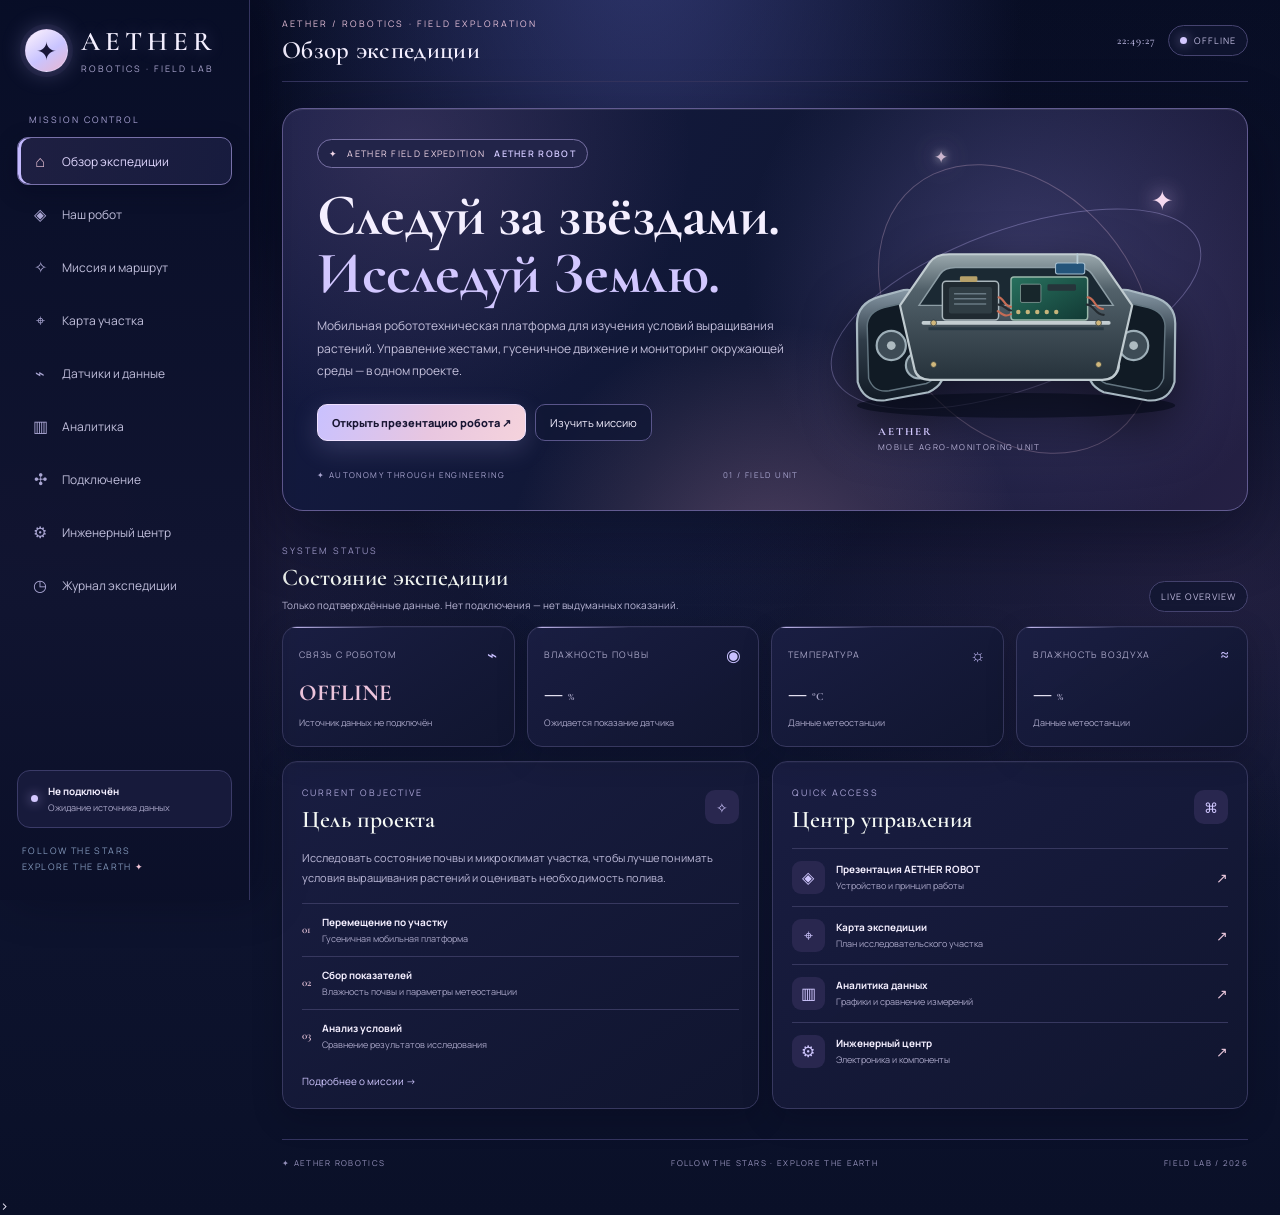
<file: index.html>
<!doctype html>
<html lang="ru">
<head>
<meta charset="UTF-8"><meta name="viewport" content="width=device-width,initial-scale=1">
<meta name="theme-color" content="#08152c">
<meta name="description" content="AETHER Mission Control — интерактивный центр управления и изучения мобильного робота AETHER.">
<title>AETHER Mission Control | AETHER</title>
<link rel="preconnect" href="https://fonts.googleapis.com"><link rel="preconnect" href="https://fonts.gstatic.com" crossorigin>
<link href="https://fonts.googleapis.com/css2?family=Cormorant+Garamond:wght@400;500;600;700&family=Manrope:wght@400;500;600;700;800&family=Space+Grotesk:wght@500;600;700&display=swap" rel="stylesheet">
<link rel="stylesheet" href="style.css?v=20261128-twilight">
</head>
<body>
<div class="ambient"></div>
<div class="app-shell">
<aside class="sidebar" id="sidebar">
 <a class="brand" href="#" data-page="home"><span class="brand-symbol">✦</span><span><b>AETHER</b><small>ROBOTICS · FIELD LAB</small></span></a>
 <div class="nav-caption">MISSION CONTROL</div>
 <nav class="nav-list" aria-label="Навигация">
  <button class="nav-btn active" data-page="home"><i>⌂</i>Обзор экспедиции</button>
  <button class="nav-btn" data-page="robot"><i>◈</i>Наш робот</button>
  <button class="nav-btn" data-page="mission"><i>✧</i>Миссия и маршрут</button>
  <button class="nav-btn" data-page="map"><i>⌖</i>Карта участка</button>
  <button class="nav-btn" data-page="telemetry"><i>⌁</i>Датчики и данные</button>
  <button class="nav-btn" data-page="analytics"><i>▥</i>Аналитика</button>
  <button class="nav-btn" data-page="control"><i>✣</i>Подключение</button>
  <button class="nav-btn" data-page="engineering"><i>⚙</i>Инженерный центр</button>
  <button class="nav-btn" data-page="journal"><i>◷</i>Журнал экспедиции</button>
 </nav>
 <div class="sidebar-bottom">
  <div class="connection-card"><span class="live-dot"></span><div><b id="connectionLabel">Не подключён</b><small id="connectionSub">Ожидание источника данных</small></div></div>
  <div class="sidebar-signature">FOLLOW THE STARS<br>EXPLORE THE EARTH <span>✦</span></div>
 </div>
</aside>
<main class="main-area">
<header class="topbar">
 <button class="mobile-menu" id="mobileMenu" aria-label="Открыть меню">☰</button>
 <div><div class="top-eyebrow">AETHER / ROBOTICS · FIELD EXPLORATION</div><h1 id="pageTitle">Обзор экспедиции</h1></div>
 <div class="top-actions"><div class="clock" id="clock">--:--:--</div><span class="system-pill"><span class="live-dot"></span><span id="topConnection">OFFLINE</span></span></div>
</header>

<section class="page active" id="home">
 <div class="hero">
  <div class="hero-copy">
   <div class="overline"><span>✦</span> AETHER FIELD EXPEDITION <b>AETHER ROBOT</b></div>
   <h2>Следуй за звёздами.<br><em>Исследуй Землю.</em></h2>
   <p>Мобильная робототехническая платформа для изучения условий выращивания растений. Управление жестами, гусеничное движение и мониторинг окружающей среды — в одном проекте.</p>
   <div class="hero-buttons"><button class="btn btn-primary" data-open="robot">Открыть презентацию робота <span>↗</span></button><button class="btn btn-ghost" data-open="mission">Изучить миссию</button></div>
   <div class="hero-foot"><span>✦ AUTONOMY THROUGH ENGINEERING</span><span>01 / FIELD UNIT</span></div>
  </div>
  <div class="hero-art">
   <div class="orbit orbit-one"></div><div class="orbit orbit-two"></div><div class="orbit-star">✦</div>
   <svg class="rover-svg" viewBox="0 0 540 350" role="img" aria-label="Техническая иллюстрация гусеничного мобильного робота AETHER">
<defs>
<linearGradient id="track" x2="0" y2="1"><stop stop-color="#8798a5"/><stop offset=".45" stop-color="#303d49"/><stop offset="1" stop-color="#111a25"/></linearGradient>
<linearGradient id="deck" x2="0" y2="1"><stop stop-color="#9aa8ad"/><stop offset=".28" stop-color="#52616a"/><stop offset="1" stop-color="#26323b"/></linearGradient>
<linearGradient id="metal" x2="1" y2="1"><stop stop-color="#d2dce0"/><stop offset=".5" stop-color="#687984"/><stop offset="1" stop-color="#293943"/></linearGradient>
<linearGradient id="board" x2="1" y2="1"><stop stop-color="#28715e"/><stop offset="1" stop-color="#123a35"/></linearGradient>
</defs>
<ellipse cx="270" cy="306" rx="218" ry="17" fill="#020914" opacity=".55"/>
<!-- Separate track belts, road wheels and sprockets -->
<path d="M52 194Q52 166 83 157L116 148Q135 145 147 165L170 250Q176 276 150 288L91 299Q61 302 53 274Z" fill="url(#track)" stroke="#a8b8c2" stroke-width="3"/>
<path d="M389 165Q401 145 423 148L457 157Q488 166 488 194L487 274Q479 302 449 299L390 288Q364 276 370 250Z" fill="url(#track)" stroke="#a8b8c2" stroke-width="3"/>
<path d="M66 197Q67 178 89 172L119 165Q132 163 139 181L160 251Q165 268 147 276L96 286Q75 289 68 269Z" fill="#111b25" stroke="#637580" stroke-width="2"/>
<path d="M474 197Q473 178 451 172L421 165Q408 163 401 181L380 251Q375 268 393 276L444 286Q465 289 472 269Z" fill="#111b25" stroke="#637580" stroke-width="2"/>
<g fill="#3e4c56" stroke="#9eafb8" stroke-width="3"><circle cx="99" cy="224" r="20"/><circle cx="137" cy="251" r="18"/><circle cx="431" cy="224" r="20"/><circle cx="393" cy="251" r="18"/></g>
<g fill="#aebbc1"><circle cx="99" cy="224" r="6"/><circle cx="137" cy="251" r="5"/><circle cx="431" cy="224" r="6"/><circle cx="393" cy="251" r="5"/></g>
<!-- Open rectangular chassis, no toy-like rounded shell -->
<path d="M111 169L151 111Q159 99 178 99H362Q381 99 389 111L429 169L409 257Q405 271 388 271H152Q135 271 131 257Z" fill="url(#deck)" stroke="#c0cbd0" stroke-width="3"/>
<path d="M137 169L166 126Q172 117 187 117H353Q368 117 374 126L403 169Z" fill="#1b2933" stroke="#8d9da5" stroke-width="2"/>
<!-- Battery pack -->
<rect x="169" y="136" width="77" height="53" rx="5" fill="#202a31" stroke="#aab6bc" stroke-width="2"/><rect x="178" y="144" width="59" height="36" rx="3" fill="#303d44"/><path d="M185 153h44M185 160h44M185 167h44" stroke="#687983" stroke-width="2"/><rect x="193" y="129" width="24" height="8" rx="2" fill="#b7a16a"/>
<!-- Controller and motor driver boards -->
<rect x="263" y="130" width="105" height="59" rx="4" fill="url(#board)" stroke="#9bb9ac" stroke-width="2"/><rect x="276" y="140" width="28" height="25" rx="2" fill="#17262b" stroke="#91a7a3"/><rect x="313" y="140" width="39" height="9" rx="2" fill="#26343a"/>
<g fill="#c6b47b"><circle cx="273" cy="178" r="3"/><circle cx="286" cy="178" r="3"/><circle cx="299" cy="178" r="3"/><circle cx="312" cy="178" r="3"/><circle cx="325" cy="178" r="3"/></g>
<!-- Bluetooth module -->
<rect x="324" y="111" width="40" height="15" rx="3" fill="#24547a" stroke="#a5bdce" stroke-width="1.5"/><path d="M354 111V99" stroke="#b6cbd5" stroke-width="2.5" stroke-linecap="round"/>
<!-- Visible power and signal wiring -->
<path d="M246 158C253 158 254 171 263 171M245 177C254 184 257 184 263 181M368 158C378 158 377 174 389 174" fill="none" stroke="#c66c55" stroke-width="3" stroke-linecap="round"/>
<path d="M246 168C254 168 257 176 263 176M367 168C377 168 378 182 390 182" fill="none" stroke="#242b31" stroke-width="3" stroke-linecap="round"/>
<path d="M143 193H397" stroke="#c3cdd1" stroke-width="5" stroke-linecap="round"/><path d="M150 201H390" stroke="#283943" stroke-width="4"/>
<g fill="#d0b77c" stroke="#27343b" stroke-width="1"><circle cx="157" cy="193" r="4"/><circle cx="383" cy="193" r="4"/><circle cx="157" cy="250" r="4"/><circle cx="383" cy="250" r="4"/></g>
</svg>
   <div class="art-caption"><span>AETHER</span><small>MOBILE AGRO-MONITORING UNIT</small></div>
  </div>
 </div>
 <div class="section-title"><div><span class="kicker">SYSTEM STATUS</span><h2>Состояние экспедиции</h2><p>Только подтверждённые данные. Нет подключения — нет выдуманных показаний.</p></div><span class="subtle-tag">LIVE OVERVIEW</span></div>
 <div class="metric-grid">
  <article class="metric-card"><div class="metric-top"><span>СВЯЗЬ С РОБОТОМ</span><i>⌁</i></div><strong class="metric-status" id="metricConnection">OFFLINE</strong><small id="metricConnectionNote">Источник данных не подключён</small></article>
  <article class="metric-card"><div class="metric-top"><span>ВЛАЖНОСТЬ ПОЧВЫ</span><i>◉</i></div><strong id="metricSoil">— <small>%</small></strong><small>Ожидается показание датчика</small></article>
  <article class="metric-card"><div class="metric-top"><span>ТЕМПЕРАТУРА</span><i>☼</i></div><strong id="metricTemp">— <small>°C</small></strong><small>Данные метеостанции</small></article>
  <article class="metric-card"><div class="metric-top"><span>ВЛАЖНОСТЬ ВОЗДУХА</span><i>≈</i></div><strong id="metricAir">— <small>%</small></strong><small>Данные метеостанции</small></article>
 </div>
 <div class="home-grid">
  <article class="panel mission-panel"><div class="panel-heading"><div><span class="kicker">CURRENT OBJECTIVE</span><h3>Цель проекта</h3></div><span class="panel-icon">✧</span></div><p>Исследовать состояние почвы и микроклимат участка, чтобы лучше понимать условия выращивания растений и оценивать необходимость полива.</p><div class="objective-line"><span>01</span><div><b>Перемещение по участку</b><small>Гусеничная мобильная платформа</small></div></div><div class="objective-line"><span>02</span><div><b>Сбор показателей</b><small>Влажность почвы и параметры метеостанции</small></div></div><div class="objective-line"><span>03</span><div><b>Анализ условий</b><small>Сравнение результатов исследования</small></div></div><button class="text-link" data-open="mission">Подробнее о миссии →</button></article>
  <article class="panel quick-panel"><div class="panel-heading"><div><span class="kicker">QUICK ACCESS</span><h3>Центр управления</h3></div><span class="panel-icon">⌘</span></div><button class="quick-link" data-open="robot"><span class="quick-icon">◈</span><span><b>Презентация AETHER ROBOT</b><small>Устройство и принцип работы</small></span><i>↗</i></button><button class="quick-link" data-open="map"><span class="quick-icon">⌖</span><span><b>Карта экспедиции</b><small>План исследовательского участка</small></span><i>↗</i></button><button class="quick-link" data-open="analytics"><span class="quick-icon">▥</span><span><b>Аналитика данных</b><small>Графики и сравнение измерений</small></span><i>↗</i></button><button class="quick-link" data-open="engineering"><span class="quick-icon">⚙</span><span><b>Инженерный центр</b><small>Электроника и компоненты</small></span><i>↗</i></button></article>
 </div>
</section>

<section class="page" id="robot">
 <div class="page-intro"><span class="kicker">ROBOT PRESENTATION / 01</span><h2>Знакомьтесь: <em>AETHER</em></h2><p>Мобильный робот AETHER для мониторинга почвы и окружающей среды. Изучите его конструкцию, систему управления и назначение.</p></div>
 <div class="robot-showcase panel"><div class="robot-showcase-art"><div class="model-orbit"></div><div class="model-robot"><svg viewBox="0 0 520 340" aria-label="Модель гусеничного робота"><use href="#roverDrawing"/></svg></div><div class="drag-hint">✥ ROBOT OVERVIEW · AETHER ROBOT</div></div><div class="robot-showcase-copy"><span class="subtle-tag">AETHER MOBILE UNIT</span><h3>Робот, который<br><em>исследует среду.</em></h3><p>AETHER ROBOT объединяет мобильную платформу, управление жестами и сенсорный блок. Он предназначен для перемещения по исследуемому участку и получения информации об условиях выращивания растений.</p><div class="spec-pills"><span>Tracked chassis</span><span>Arduino Nano</span><span>MPU6050</span><span>Bluetooth</span></div><button class="btn btn-primary" data-open="engineering">Изучить компоненты ↗</button></div></div>
 <div class="section-title"><div><span class="kicker">HOW IT WORKS</span><h2>Как работает робот</h2><p>Путь от наклона руки до движения мобильной платформы.</p></div></div>
 <div class="process-grid"><article class="process-card"><span>01 / INPUT</span><div class="process-icon">✋</div><h3>Жест рукой</h3><p>Пользователь наклоняет отдельный контроллер вперёд, назад или в сторону.</p></article><article class="process-card"><span>02 / SENSOR</span><div class="process-icon">⌁</div><h3>MPU6050</h3><p>Акселерометр и гироскоп считывают изменение положения контроллера.</p></article><article class="process-card"><span>03 / LOGIC</span><div class="process-icon">⌘</div><h3>Arduino Nano</h3><p>Микроконтроллер обрабатывает показания и определяет нужную команду.</p></article><article class="process-card"><span>04 / LINK</span><div class="process-icon">ᛒ</div><h3>Bluetooth</h3><p>Команда передаётся на робота для управления его движением.</p></article></div>
 <div class="section-title"><div><span class="kicker">ROBOT ANATOMY</span><h2>Из чего состоит робот</h2><p>Основные узлы по предоставленному описанию проекта.</p></div></div>
 <div class="component-grid">
  <article class="component-card"><span class="component-icon">▰</span><div><h3>Гусеничное шасси</h3><p>Мобильная основа робота. Обеспечивает передвижение по исследуемой поверхности.</p></div><span class="component-index">01</span></article>
  <article class="component-card"><span class="component-icon">⌘</span><div><h3>Arduino Nano</h3><p>Обрабатывает сигналы датчика наклона и формирует команды управления.</p></div><span class="component-index">02</span></article>
  <article class="component-card"><span class="component-icon">⌁</span><div><h3>MPU6050</h3><p>Модуль с акселерометром и гироскопом для определения наклона контроллера.</p></div><span class="component-index">03</span></article>
  <article class="component-card"><span class="component-icon">ᛒ</span><div><h3>Bluetooth</h3><p>Беспроводной канал передачи управляющих команд между контроллером и роботом.</p></div><span class="component-index">04</span></article>
  <article class="component-card"><span class="component-icon">🌱</span><div><h3>Датчик почвы</h3><p>Двухконтактный резистивный датчик для оценки влажности грунта.</p></div><span class="component-index">05</span></article>
  <article class="component-card"><span class="component-icon">☼</span><div><h3>Метеостанция</h3><p>Используется для наблюдения за параметрами микроклимата. Точная модель требует уточнения.</p></div><span class="component-index">06</span></article>
  <article class="component-card"><span class="component-icon">⚙</span><div><h3>Двигатели и драйвер</h3><p>Приводная система получает команды от контроллера и обеспечивает движение платформы.</p></div><span class="component-index">07</span></article>
  <article class="component-card"><span class="component-icon">▣</span><div><h3>Питание и соединения</h3><p>Электрическая часть обеспечивает питание контроллера, датчиков и приводов.</p></div><span class="component-index">08</span></article>
 </div>
 <div class="info-banner"><span>ⓘ</span><p>Иллюстрация робота на сайте — визуальная модель для презентации, а не точная копия корпуса. В описании указаны только компоненты, подтверждённые материалами проекта; неизвестные модели и характеристики не выдумываются.</p></div>
</section>

<section class="page" id="mission">
 <div class="page-intro"><span class="kicker">FIELD EXPEDITION / 02</span><h2>Миссия <em>AETHER</em></h2><p>От подготовки мобильной платформы до анализа условий выращивания растений.</p></div>
 <div class="mission-banner"><div><span class="overline">MISSION OBJECTIVE</span><h3>Узнать больше о среде,<br>в которой растут растения.</h3><p>Робот помогает наблюдать за влажностью почвы и микроклиматом, чтобы оценивать условия участка.</p></div><div class="mission-emblem">✦<small>FIELD<br>RESEARCH</small></div></div>
 <div class="section-title"><div><span class="kicker">MISSION PROTOCOL</span><h2>Этапы экспедиции</h2></div></div>
 <div class="mission-steps">
  <article><span>01</span><div><h3>Подготовка</h3><p>Проверка питания, гусеничного шасси, контроллеров, датчиков и соединений.</p><small>PRE-FLIGHT CHECK</small></div><b>✧</b></article>
  <article><span>02</span><div><h3>Управление</h3><p>Наклон контроллера руки считывается MPU6050 и преобразуется Arduino Nano в команду.</p><small>GESTURE CONTROL</small></div><b>⌁</b></article>
  <article><span>03</span><div><h3>Исследование участка</h3><p>Перемещение робота и получение показаний влажности почвы и метеостанции.</p><small>FIELD OBSERVATION</small></div><b>⌖</b></article>
  <article><span>04</span><div><h3>Анализ</h3><p>Сравнение результатов измерений и оценка условий, влияющих на полив растений.</p><small>DATA REVIEW</small></div><b>▥</b></article>
 </div>
 <div class="section-title"><div><span class="kicker">RESEARCH TARGETS</span><h2>Что изучаем</h2></div></div>
 <div class="target-grid"><div class="target-card"><span>🌱</span><b>Почва</b><small>Уровень влажности</small></div><div class="target-card"><span>☼</span><b>Воздух</b><small>Температура</small></div><div class="target-card"><span>≈</span><b>Микроклимат</b><small>Влажность воздуха</small></div><div class="target-card"><span>✧</span><b>Выводы</b><small>Оценка условий полива</small></div></div>
</section>

<section class="page" id="map">
 <div class="page-intro"><span class="kicker">FIELD NAVIGATION / 03</span><h2>Карта <em>участка</em></h2><p>Планирование исследовательских точек и просмотр полученного маршрута.</p></div>
 <div class="map-toolbar"><div><b>FIELD GRID</b><small id="mapMode">Режим планирования · локальная схема</small></div><div class="map-actions"><button class="btn btn-small" id="addPoint">＋ Добавить точку</button><button class="btn btn-small" id="clearPoints">Очистить план</button></div></div>
 <div class="map-panel panel"><div class="map-canvas" id="mapCanvas"><svg id="fieldMap" viewBox="0 0 900 520" preserveAspectRatio="none" aria-label="Схема исследовательского участка"><defs><pattern id="gridPattern" width="45" height="45" patternUnits="userSpaceOnUse"><path d="M45 0H0V45" fill="none" stroke="#41618a" stroke-opacity=".34" stroke-width="1"/></pattern><linearGradient id="land" x2="1" y2="1"><stop stop-color="#1d4260" stop-opacity=".65"/><stop offset="1" stop-color="#152e4d" stop-opacity=".25"/></linearGradient></defs><rect width="900" height="520" fill="url(#gridPattern)"/><path d="M40 110Q185 42 325 102T610 82T860 144V440Q704 402 580 447T302 430T40 455Z" fill="url(#land)" stroke="#6b9ec2" stroke-opacity=".5" stroke-width="2"/><path d="M50 180Q180 120 300 175T570 158T850 215M50 270Q180 210 300 265T570 248T850 305M50 360Q180 300 300 355T570 338T850 395" fill="none" stroke="#6aa4c8" stroke-opacity=".22" stroke-width="3"/></svg><svg id="routeLayer" viewBox="0 0 900 520" preserveAspectRatio="none"></svg><div class="map-overlay-label">AETHER / RESEARCH FIELD</div><div class="map-coordinates" id="mapPointCount">0 PLANNED POINTS</div></div><div class="map-legend"><span><i class="legend-cyan"></i>Планируемый маршрут</span><span><i class="legend-gold"></i>Точка исследования</span><span><i class="legend-white"></i>Положение робота — только при наличии координат</span></div></div>
 <div class="map-footnote">Это интерактивная схема планирования, не географическая карта и не GPS. Точки можно добавлять нажатием на поле. Реальное положение робота появится после интеграции источника координат (GPS, одометрия или другая локализация).</div>
 <div class="section-title"><div><span class="kicker">FIELD PLAN</span><h2>Точки исследования</h2><p>Нажми на карту, чтобы добавить точку. Список сохраняется в браузере.</p></div></div><div id="pointList" class="point-list"><div class="empty-state">На плане пока нет точек. Добавь первую точку на карте.</div></div>
</section>

<section class="page" id="telemetry">
 <div class="page-intro"><span class="kicker">SENSOR NETWORK / 04</span><h2>Датчики и <em>телеметрия</em></h2><p>Рабочая панель для реальных измерений, полученных от подключённого контроллера или импортированного файла.</p></div>
 <div class="connection-banner"><span class="connection-symbol">⌁</span><div><b id="telemetryStatus">Источник данных не подключён</b><small>Подключи контроллер в разделе «Подключение» или импортируй CSV-файл с измерениями.</small></div><button class="btn btn-small" data-open="control">Настроить связь ↗</button></div>
 <div class="sensor-grid">
  <article class="sensor-card"><div class="sensor-head"><span>🌱 ВЛАЖНОСТЬ ПОЧВЫ</span><i>01</i></div><div class="sensor-number" id="soilValue">—<small>%</small></div><div class="sensor-bar"><span id="soilBar"></span></div><p id="soilTime">Нет измерений</p><small class="sensor-description">Двухконтактный резистивный датчик. Для точного процента нужна калибровка по сухой и влажной почве.</small></article>
  <article class="sensor-card"><div class="sensor-head"><span>☼ ТЕМПЕРАТУРА ВОЗДУХА</span><i>02</i></div><div class="sensor-number" id="tempValue">—<small>°C</small></div><div class="sensor-bar"><span id="tempBar"></span></div><p id="tempTime">Нет измерений</p><small class="sensor-description">Показывается, если метеостанция передаёт поле temperature.</small></article>
  <article class="sensor-card"><div class="sensor-head"><span>≈ ВЛАЖНОСТЬ ВОЗДУХА</span><i>03</i></div><div class="sensor-number" id="airValue">—<small>%</small></div><div class="sensor-bar"><span id="airBar"></span></div><p id="airTime">Нет измерений</p><small class="sensor-description">Относительная влажность, если этот параметр поддерживается метеостанцией.</small></article>
 </div>
 <div class="section-title"><div><span class="kicker">LATEST READINGS</span><h2>Последние измерения</h2></div><button class="btn btn-small" id="exportCsv">Экспорт CSV ↓</button></div>
 <div class="panel table-panel"><div class="table-scroll"><table><thead><tr><th>ВРЕМЯ</th><th>ПОЧВА</th><th>ТЕМПЕРАТУРА</th><th>ВЛАЖНОСТЬ ВОЗДУХА</th><th>ИСТОЧНИК</th></tr></thead><tbody id="readingsBody"><tr><td colspan="5" class="empty-table">Измерений пока нет. Здесь появятся реальные полученные значения.</td></tr></tbody></table></div></div>
 <div class="section-title"><div><span class="kicker">DATA IMPORT</span><h2>Импорт измерений</h2><p>Загрузи CSV из контроллера или таблицы. Поддерживаемые заголовки: timestamp, soil, temperature, humidity.</p></div></div>
 <label class="upload-box" for="csvInput"><span>⇧</span><b>Выбрать CSV-файл</b><small>Данные будут добавлены в локальный журнал браузера.</small><input id="csvInput" type="file" accept=".csv,text/csv"></label>
</section>

<section class="page" id="analytics">
 <div class="page-intro"><span class="kicker">FIELD INTELLIGENCE / 05</span><h2>AETHER <em>Analytics</em></h2><p>Графики и сводные показатели строятся только из сохранённых реальных измерений.</p></div>
 <div class="analytics-summary"><div class="summary-card"><small>ЗАПИСЕЙ</small><b id="totalReadings">0</b><span>измерений сохранено</span></div><div class="summary-card"><small>СРЕДНЯЯ ВЛАЖНОСТЬ ПОЧВЫ</small><b id="avgSoil">—</b><span>по доступным записям</span></div><div class="summary-card"><small>СРЕДНЯЯ ТЕМПЕРАТУРА</small><b id="avgTemp">—</b><span>по доступным записям</span></div><div class="summary-card"><small>СРЕДНЯЯ ВЛАЖНОСТЬ ВОЗДУХА</small><b id="avgHumidity">—</b><span>по доступным записям</span></div></div>
 <div class="charts-grid"><article class="panel chart-panel"><div class="panel-heading"><div><span class="kicker">SOIL MONITORING</span><h3>Влажность почвы</h3></div><span class="chart-unit">%</span></div><canvas id="soilChart" height="220"></canvas><div class="chart-empty" id="soilChartEmpty">График появится после получения измерений.</div></article><article class="panel chart-panel"><div class="panel-heading"><div><span class="kicker">WEATHER STATION</span><h3>Температура воздуха</h3></div><span class="chart-unit">°C</span></div><canvas id="tempChart" height="220"></canvas><div class="chart-empty" id="tempChartEmpty">График появится после получения измерений.</div></article><article class="panel chart-panel"><div class="panel-heading"><div><span class="kicker">CLIMATE</span><h3>Влажность воздуха</h3></div><span class="chart-unit">%</span></div><canvas id="humidityChart" height="220"></canvas><div class="chart-empty" id="humidityChartEmpty">График появится после получения измерений.</div></article><article class="panel chart-panel insight-panel"><div class="panel-heading"><div><span class="kicker">FIELD INSIGHT</span><h3>Что означают данные?</h3></div><span class="panel-icon">✧</span></div><p id="insightText">После первых измерений здесь появится краткая сводка по доступным показателям. Пороговые значения влажности почвы зависят от типа грунта и культуры — сайт не будет выдавать универсальную рекомендацию без калибровки.</p></article></div>
</section>

<section class="page" id="control">
 <div class="page-intro"><span class="kicker">DEVICE LINK / 06</span><h2>Подключение <em>робота</em></h2><p>Подключи совместимый последовательный интерфейс и получай телеметрию. Совместимость зависит от платы и браузера.</p></div>
 <div class="info-banner warning"><span>!</span><p>Для реального управления движением требуется знать Bluetooth-модуль и команды прошивки. Этот интерфейс не отправляет случайные команды и не притворяется подключённым к роботу.</p></div>
 <div class="connect-grid"><article class="panel connect-card"><span class="kicker">SERIAL CONNECTION</span><div class="connect-illustration">⌁</div><h3>USB / Serial</h3><p>Подключение Arduino через USB-последовательный порт в браузерах с поддержкой Web Serial (обычно Chrome или Edge на компьютере).</p><button class="btn btn-primary" id="connectSerial">Подключить контроллер</button><button class="btn btn-ghost" id="disconnectSerial" disabled>Отключить</button><small id="serialSupport" class="muted-text"></small></article><article class="panel protocol-card"><span class="kicker">DATA PROTOCOL</span><h3>Формат телеметрии</h3><p>Для автоматического чтения отправляй из Arduino одну JSON-строку на каждое измерение, завершая её переводом строки:</p><pre>{
  "soil": 42,
  "temperature": 23.5,
  "humidity": 58.2
}</pre><p>Поля необязательны. Можно добавить <code>timestamp</code> в формате ISO. Значения должны быть числами. Это формат, который ожидает веб-сайт; прошивку робота нужно настроить отдельно.</p></article></div>
 <div class="section-title"><div><span class="kicker">CONNECTION LOG</span><h2>События соединения</h2></div></div><div class="panel log-panel" id="connectionLog"><div class="empty-state">Пока нет событий соединения.</div></div>
 <div class="info-banner"><span>ⓘ</span><p>Web Serial подключается к USB-порту, а не напрямую к любому Bluetooth-модулю. Некоторые модули Bluetooth Classic (например, SPP) браузером Web Bluetooth не поддерживаются. Для точной Bluetooth-интеграции нужны модель модуля, UUID/профиль связи и формат прошивки.</p></div>
</section>

<section class="page" id="engineering">
 <div class="page-intro"><span class="kicker">ENGINEERING BAY / 07</span><h2>Инженерный <em>центр</em></h2><p>Техническая карта системы: компоненты, электронные узлы, алгоритм управления и обслуживание.</p></div>
 <div class="engineering-tabs" role="tablist"><button class="eng-tab active" data-tab="architecture">Архитектура</button><button class="eng-tab" data-tab="electronics">Электроника</button><button class="eng-tab" data-tab="logic">Алгоритм</button><button class="eng-tab" data-tab="checklist">Проверка</button></div>
 <div class="eng-content active" id="architecture"><div class="architecture-flow"><div class="arch-node"><span>INPUT</span><b>MPU6050</b><small>Наклон руки</small></div><i>→</i><div class="arch-node"><span>PROCESS</span><b>Arduino Nano</b><small>Обработка сигналов</small></div><i>→</i><div class="arch-node"><span>WIRELESS</span><b>Bluetooth</b><small>Передача команды</small></div><i>→</i><div class="arch-node"><span>OUTPUT</span><b>Моторный драйвер</b><small>Движение платформы</small></div></div><div class="panel technical-note"><h3>Отдельный сенсорный контур</h3><p>Датчик влажности почвы и метеостанция формируют измерения окружающей среды. Чтобы показывать их на сайте, контроллер должен передавать значения по согласованному интерфейсу и формату данных.</p></div></div>
 <div class="eng-content" id="electronics"><div class="component-table panel"><div class="table-scroll"><table><thead><tr><th>УЗЕЛ</th><th>КОМПОНЕНТ</th><th>РОЛЬ В ПРОЕКТЕ</th><th>УТОЧНЕНИЕ</th></tr></thead><tbody><tr><td>Контроллер жестов</td><td>Arduino Nano</td><td>Обработка данных и формирование команд</td><td>Подтверждён</td></tr><tr><td>Инерциальный датчик</td><td>MPU6050</td><td>Акселерометр + гироскоп</td><td>Подтверждён</td></tr><tr><td>Беспроводная связь</td><td>Bluetooth-модуль</td><td>Передача команд</td><td>Модель уточнить</td></tr><tr><td>Датчик почвы</td><td>Резистивный, 2 контакта</td><td>Оценка влажности грунта</td><td>Калибровка нужна</td></tr><tr><td>Метеостанция</td><td>Модуль проекта</td><td>Измерение микроклимата</td><td>Модель и поля уточнить</td></tr><tr><td>Привод</td><td>Двигатели + драйвер</td><td>Передвижение гусеничной платформы</td><td>Модели уточнить</td></tr></tbody></table></div></div></div>
 <div class="eng-content" id="logic"><div class="logic-grid"><article><span>01</span><h3>Считывание наклона</h3><p>MPU6050 передаёт данные акселерометра и гироскопа контроллеру Arduino Nano.</p></article><article><span>02</span><h3>Определение жеста</h3><p>Прошивка сопоставляет наклон с заданными диапазонами и выбирает команду.</p></article><article><span>03</span><h3>Передача команды</h3><p>Bluetooth передаёт команду на приёмную часть мобильного робота.</p></article><article><span>04</span><h3>Управление приводом</h3><p>Драйвер управляет двигателями в соответствии с принятой командой.</p></article></div><div class="info-banner"><span>ⓘ</span><p>Конкретные углы срабатывания, скорость двигателей, схема подключения и символы команд не указаны в доступном описании — они не подменяются догадками.</p></div></div>
 <div class="eng-content" id="checklist"><div class="checklist panel"><h3>Предстартовая проверка</h3><p>Отмечай пункты перед полевым запуском. Отметки сохраняются в браузере.</p><label><input type="checkbox" data-check="power"> Проверено питание и надёжность соединений</label><label><input type="checkbox" data-check="tracks"> Проверено крепление гусениц и колёс</label><label><input type="checkbox" data-check="motors"> Проверено свободное движение приводов</label><label><input type="checkbox" data-check="imu"> Проверено считывание MPU6050</label><label><input type="checkbox" data-check="bluetooth"> Проверено соединение Bluetooth</label><label><input type="checkbox" data-check="soil"> Проверен датчик влажности почвы</label><label><input type="checkbox" data-check="weather"> Проверена метеостанция</label><label><input type="checkbox" data-check="stop"> Проверена безопасная остановка робота</label></div></div>
</section>

<section class="page" id="journal">
 <div class="page-intro"><span class="kicker">MISSION ARCHIVE / 08</span><h2>Журнал <em>экспедиции</em></h2><p>История реальных измерений, подключений и заметок. Записи сохраняются локально в этом браузере.</p></div>
 <div class="journal-toolbar"><div class="journal-count"><b id="journalCount">0</b><small>записей</small></div><button class="btn btn-small" id="exportJournal">Экспорт журнала ↓</button></div>
 <div class="panel journal-panel"><div id="journalEntries" class="journal-entries"><div class="empty-state">Журнал пока пуст. Подключи источник данных или добавь заметку.</div></div></div>
 <div class="section-title"><div><span class="kicker">FIELD NOTES</span><h2>Добавить заметку</h2><p>Например: состояние участка, условия проведения измерений, замечания команды.</p></div></div>
 <div class="panel note-form"><label for="noteText">Текст заметки</label><textarea id="noteText" rows="3" placeholder="Запиши наблюдение экспедиции..."></textarea><button class="btn btn-primary" id="saveNote">Сохранить заметку</button></div>
</section>

<footer class="site-footer"><span>✦ AETHER ROBOTICS</span><span>FOLLOW THE STARS · EXPLORE THE EARTH</span><span>FIELD LAB / 2026</span></footer>
</main>
</div>
<svg aria-hidden="true" style="position:absolute;width:0;height:0;overflow:hidden"><symbol id="roverDrawing" viewBox="0 0 540 350">
<path d="M52 194Q52 166 83 157L116 148Q135 145 147 165L170 250Q176 276 150 288L91 299Q61 302 53 274Z" fill="#35434d" stroke="#a8b8c2" stroke-width="3"/><path d="M389 165Q401 145 423 148L457 157Q488 166 488 194L487 274Q479 302 449 299L390 288Q364 276 370 250Z" fill="#35434d" stroke="#a8b8c2" stroke-width="3"/>
<path d="M66 197Q67 178 89 172L119 165Q132 163 139 181L160 251Q165 268 147 276L96 286Q75 289 68 269Z" fill="#111b25" stroke="#637580" stroke-width="2"/><path d="M474 197Q473 178 451 172L421 165Q408 163 401 181L380 251Q375 268 393 276L444 286Q465 289 472 269Z" fill="#111b25" stroke="#637580" stroke-width="2"/>
<g fill="#3e4c56" stroke="#9eafb8" stroke-width="3"><circle cx="99" cy="224" r="20"/><circle cx="137" cy="251" r="18"/><circle cx="431" cy="224" r="20"/><circle cx="393" cy="251" r="18"/></g>
<path d="M111 169L151 111Q159 99 178 99H362Q381 99 389 111L429 169L409 257Q405 271 388 271H152Q135 271 131 257Z" fill="#596b75" stroke="#c0cbd0" stroke-width="3"/><path d="M137 169L166 126Q172 117 187 117H353Q368 117 374 126L403 169Z" fill="#1b2933" stroke="#8d9da5" stroke-width="2"/>
<rect x="169" y="136" width="77" height="53" rx="5" fill="#202a31" stroke="#aab6bc" stroke-width="2"/><rect x="178" y="144" width="59" height="36" rx="3" fill="#303d44"/><path d="M185 153h44M185 160h44M185 167h44" stroke="#687983" stroke-width="2"/>
<rect x="263" y="130" width="105" height="59" rx="4" fill="#174b40" stroke="#9bb9ac" stroke-width="2"/><rect x="276" y="140" width="28" height="25" rx="2" fill="#17262b" stroke="#91a7a3"/><rect x="313" y="140" width="39" height="9" rx="2" fill="#26343a"/>
<rect x="324" y="111" width="40" height="15" rx="3" fill="#24547a" stroke="#a5bdce" stroke-width="1.5"/><path d="M354 111V99" stroke="#b6cbd5" stroke-width="2.5"/>
<path d="M246 158C253 158 254 171 263 171M245 177C254 184 257 184 263 181M368 158C378 158 377 174 389 174" fill="none" stroke="#c66c55" stroke-width="3"/><path d="M246 168C254 168 257 176 263 176M367 168C377 168 378 182 390 182" fill="none" stroke="#242b31" stroke-width="3"/>
<path d="M143 193H397" stroke="#c3cdd1" stroke-width="5" stroke-linecap="round"/><path d="M150 201H390" stroke="#283943" stroke-width="4"/>
</symbol></svg>>
<div id="toast" class="toast" role="status" aria-live="polite"></div>
<script src="script.js?v=20261128-2"></script>
</body></html>
</file>
<file: style.css>
:root{--bg:#071329;--panel:#10213d;--panel2:#152b4d;--line:#2b4268;--text:#edf5ff;--muted:#9eb0ce;--cyan:#83e3ff;--gold:#ffd27c;--lav:#b8b3ff;--green:#a9edcf;--danger:#ff9daa;--font:'Manrope',Arial,sans-serif;--display:'Space Grotesk','Manrope',sans-serif}
*{box-sizing:border-box}html{scroll-behavior:smooth}body{margin:0;background:var(--bg);color:var(--text);font-family:var(--font);font-size:14px;min-height:100vh}button,input,textarea{font:inherit}button{cursor:pointer}button:focus-visible,input:focus-visible,textarea:focus-visible{outline:2px solid var(--cyan);outline-offset:3px}.ambient{position:fixed;inset:0;pointer-events:none;z-index:-1;background:radial-gradient(ellipse at 78% -12%,#254b7a 0,transparent 38%),radial-gradient(ellipse at 4% 60%,#1a355e 0,transparent 35%)}.ambient:after{content:"";position:absolute;inset:0;opacity:.2;background-image:radial-gradient(1px 1px at 12% 16%,#fff 98%,transparent),radial-gradient(1px 1px at 40% 67%,#ffe2a5 98%,transparent),radial-gradient(1.5px 1.5px at 77% 24%,#fff 98%,transparent),radial-gradient(1px 1px at 91% 78%,#c6eaff 98%,transparent);background-size:260px 230px}
.app-shell{display:grid;grid-template-columns:250px minmax(0,1fr);min-height:100vh}.sidebar{height:100vh;position:sticky;top:0;padding:25px 17px;background:linear-gradient(180deg,#091831f5,#0c1b35f7);border-right:1px solid var(--line);display:flex;flex-direction:column;z-index:10}.brand{display:flex;align-items:center;gap:12px;padding:0 8px 30px;text-decoration:none;color:var(--text)}.brand-symbol{width:43px;height:43px;display:grid;place-items:center;border-radius:14px;background:linear-gradient(145deg,#fff0bd,#ffc65e 54%,#7edfff);color:#142443;font-size:25px;box-shadow:0 8px 30px #ffd27a38}.brand b{font:700 19px var(--display);letter-spacing:3px}.brand small{display:block;color:var(--muted);font-size:9px;letter-spacing:1.7px;margin-top:4px}.nav-caption,.kicker{font-size:9px;letter-spacing:2px;color:#8da4c8}.nav-caption{padding:8px 12px 11px}.nav-list{display:grid;gap:5px}.nav-btn{border:1px solid transparent;background:transparent;color:#a9bad6;text-align:left;padding:12px;border-radius:11px;display:flex;align-items:center;gap:12px;font-size:12px;transition:.18s}.nav-btn i{font-style:normal;width:20px;text-align:center;font-size:16px;color:#c2d0e8}.nav-btn:hover,.nav-btn.active{background:#172e52;border-color:#3e6597;color:var(--cyan)}.nav-btn.active i{color:var(--gold)}.sidebar-bottom{margin-top:auto}.connection-card{display:flex;align-items:center;gap:10px;padding:13px;border:1px solid var(--line);background:#101f3b;border-radius:13px}.connection-card b{font-size:10px;display:block}.connection-card small{font-size:9px;color:var(--muted);display:block;margin-top:3px}.live-dot{display:inline-block;width:7px;height:7px;flex:none;border-radius:50%;background:#7588a7}.live-dot.connected{background:#8ce1bd;box-shadow:0 0 10px #8ce1bd}.sidebar-signature{font-size:9px;letter-spacing:1.4px;line-height:1.8;color:#8297ba;padding:15px 5px 0}.sidebar-signature span{color:var(--gold)}
.main-area{min-width:0;padding:0 32px 28px}.topbar{height:82px;border-bottom:1px solid var(--line);display:flex;align-items:center;justify-content:space-between;gap:12px}.top-eyebrow{color:var(--gold);font-size:9px;letter-spacing:2.2px;margin-bottom:5px}.topbar h1{font:600 20px var(--display);margin:0}.top-actions{display:flex;align-items:center;gap:12px}.clock{font:500 11px var(--display);color:#afc3e0;letter-spacing:1px}.system-pill,.subtle-tag{border:1px solid var(--line);border-radius:30px;padding:8px 11px;font-size:9px;letter-spacing:1px;color:var(--muted);white-space:nowrap}.system-pill{display:flex;align-items:center;gap:7px}.mobile-menu{display:none;background:transparent;border:1px solid var(--line);border-radius:9px;color:var(--text);padding:8px}
.page{display:none;padding-top:26px;animation:pageIn .25s ease}.page.active{display:block}@keyframes pageIn{from{opacity:.45;transform:translateY(5px)}to{opacity:1;transform:none}}
.hero{position:relative;display:grid;grid-template-columns:1.1fr .9fr;gap:20px;align-items:center;min-height:375px;overflow:hidden;padding:30px 34px;border:1px solid #3a5a83;border-radius:21px;background:radial-gradient(circle at 78% 47%,#3b75a65c,transparent 35%),radial-gradient(circle at 62% 0%,#f7c86c1b,transparent 28%),linear-gradient(120deg,#142e52,#0b1932)}.hero:after{content:"✦";position:absolute;right:31%;top:9%;font-size:17px;color:var(--gold);opacity:.8}.overline{display:inline-flex;gap:9px;align-items:center;border:1px solid #786848;background:#182d49;color:#ffe2a0;border-radius:30px;padding:7px 11px;font-size:9px;letter-spacing:1.3px}.overline b{color:var(--cyan);font-weight:600}.hero h2{font:700 clamp(32px,4vw,50px)/1.05 var(--display);letter-spacing:-2px;margin:19px 0 13px}.hero h2 em,.page-intro h2 em,.robot-showcase-copy h3 em{font-style:normal;color:var(--cyan)}.hero p,.page-intro p{max-width:580px;color:#b4c5df;font-size:12px;line-height:1.85;margin:0}.hero-buttons{display:flex;flex-wrap:wrap;gap:9px;margin-top:22px}.btn{border:1px solid #3b557b;background:#172e50;color:var(--text);padding:10px 14px;border-radius:10px;font-size:11px;transition:.18s}.btn:hover{border-color:var(--cyan);transform:translateY(-1px)}.btn-primary{background:linear-gradient(110deg,#7de3ff,#a8d0ff);color:#081a34;border-color:#8de5ff;font-weight:800;box-shadow:0 7px 22px #63d5ff20}.btn-ghost{background:#0e2140aa}.btn-small{padding:8px 11px;font-size:10px}.hero-foot{display:flex;justify-content:space-between;gap:10px;margin-top:28px;color:#8fa7c9;font-size:8px;letter-spacing:1.4px}.hero-art{position:relative;min-height:285px;display:grid;place-items:center}.rover-svg{position:relative;z-index:2;width:100%;max-width:470px;filter:drop-shadow(0 18px 25px #0008)}.orbit{position:absolute;border:1px solid #83e3ff35;border-radius:50%;transform:rotate(-20deg)}.orbit-one{width:390px;height:160px}.orbit-two{width:320px;height:240px;transform:rotate(50deg);border-color:#ffd27c30}.orbit-star{position:absolute;right:10%;top:5%;color:var(--gold);font-size:27px}.art-caption{position:absolute;bottom:0;left:15%;z-index:3;display:grid;gap:3px}.art-caption span{font:700 11px var(--display);letter-spacing:2px;color:var(--cyan)}.art-caption small{font-size:8px;letter-spacing:1.4px;color:#9eb2d0}
.section-title{display:flex;align-items:end;justify-content:space-between;gap:12px;margin:28px 0 14px}.section-title h2{font:600 19px var(--display);margin:5px 0 0}.section-title p{font-size:10px;color:var(--muted);margin:6px 0 0}.metric-grid{display:grid;grid-template-columns:repeat(4,minmax(0,1fr));gap:12px}.metric-card,.panel,.sensor-card,.summary-card,.component-card,.process-card,.target-card{background:linear-gradient(145deg,#142747ed,#0e1d37f5);border:1px solid #2a4166;border-radius:15px;min-width:0}.metric-card{padding:16px}.metric-top{display:flex;align-items:center;justify-content:space-between;color:var(--muted);font-size:9px;letter-spacing:1px}.metric-top i{font-style:normal;font-size:17px;color:var(--cyan)}.metric-card>strong{display:block;font:700 23px var(--display);margin:13px 0 4px}.metric-card>strong small{font-size:11px;color:var(--muted)}.metric-card>small{font-size:9px;color:var(--muted)}.metric-status{color:var(--gold)}.home-grid{display:grid;grid-template-columns:1fr 1fr;gap:13px;margin-top:14px}.panel{overflow:hidden}.mission-panel,.quick-panel{padding:19px}.panel-heading{display:flex;align-items:center;justify-content:space-between;gap:12px;margin-bottom:14px}.panel-heading h3{font:600 14px var(--display);margin:5px 0 0}.panel-icon{width:34px;height:34px;display:grid;place-items:center;background:#1b365d;border-radius:10px;color:var(--gold)}.mission-panel>p{font-size:11px;line-height:1.8;color:#b4c5df;margin:0 0 15px}.objective-line{display:flex;gap:11px;align-items:center;padding:11px 0;border-top:1px solid #263d60}.objective-line>span{font:600 11px var(--display);color:var(--gold)}.objective-line b,.objective-line small{display:block}.objective-line b{font-size:10px}.objective-line small{font-size:9px;color:var(--muted);margin-top:3px}.text-link{border:0;background:none;color:var(--cyan);font-size:10px;padding:12px 0 0}.quick-link{width:100%;display:flex;align-items:center;gap:11px;padding:12px 0;border:0;border-top:1px solid #263d60;background:transparent;color:var(--text);text-align:left}.quick-icon{width:33px;height:33px;display:grid;place-items:center;background:#1b365d;border-radius:9px;color:var(--cyan);font-size:16px}.quick-link span:nth-child(2){flex:1}.quick-link b,.quick-link small{display:block}.quick-link b{font-size:10px}.quick-link small{font-size:9px;color:var(--muted);margin-top:3px}.quick-link>i{font-style:normal;color:var(--gold)}
.page-intro{margin:5px 0 22px}.page-intro h2{font:700 clamp(27px,3.5vw,39px) var(--display);letter-spacing:-1.3px;margin:8px 0}.page-intro p{max-width:680px}
.robot-showcase{display:grid;grid-template-columns:1.05fr .95fr;align-items:center;padding:0}.robot-showcase-art{min-height:310px;display:grid;place-items:center;position:relative;overflow:hidden;background:radial-gradient(circle at 50% 60%,#244b72,transparent 60%),linear-gradient(145deg,#122747,#0c1a33)}.model-orbit{position:absolute;width:78%;height:50%;border:1px solid #83e3ff44;border-radius:50%;transform:rotate(-20deg)}.model-robot{position:relative;width:92%;z-index:1;filter:drop-shadow(0 17px 20px #0009)}.model-robot svg{width:100%;overflow:visible}.drag-hint{position:absolute;bottom:15px;left:18px;font-size:8px;letter-spacing:1.5px;color:#91a9cb}.robot-showcase-copy{padding:27px}.robot-showcase-copy h3{font:700 29px/1.15 var(--display);margin:15px 0 10px}.robot-showcase-copy p{font-size:11px;line-height:1.8;color:#b5c6df}.spec-pills{display:flex;flex-wrap:wrap;gap:7px;margin:17px 0}.spec-pills span{font-size:9px;padding:6px 9px;border:1px solid #39577e;border-radius:30px;color:#c8dcf7}.process-grid{display:grid;grid-template-columns:repeat(4,1fr);gap:11px}.process-card{padding:16px}.process-card>span{font-size:8px;letter-spacing:1.5px;color:var(--gold)}.process-icon{font-size:25px;color:var(--cyan);margin:13px 0}.process-card h3{font-size:12px;margin:0 0 7px}.process-card p,.component-card p{font-size:10px;line-height:1.7;color:var(--muted);margin:0}.component-grid{display:grid;grid-template-columns:repeat(2,1fr);gap:10px}.component-card{display:flex;gap:13px;align-items:flex-start;padding:15px}.component-icon{width:37px;height:37px;flex:none;display:grid;place-items:center;background:#1b365d;color:var(--cyan);border-radius:10px;font-size:17px}.component-card>div{flex:1}.component-card h3{font-size:11px;margin:1px 0 6px}.component-index{font:600 10px var(--display);color:#607a9f}.info-banner{display:flex;gap:11px;align-items:flex-start;padding:13px 15px;border:1px solid #3a587d;background:#112743;border-radius:12px;margin-top:15px}.info-banner>span{color:var(--cyan);font-size:16px}.info-banner p{font-size:10px;line-height:1.7;color:#b4c5df;margin:0}.info-banner.warning{border-color:#746447;background:#28271f}.info-banner.warning>span{color:var(--gold)}
.mission-banner{display:flex;justify-content:space-between;align-items:center;gap:15px;padding:27px 30px;border:1px solid #3a5a83;border-radius:17px;background:radial-gradient(circle at 85% 45%,#3c76a65c,transparent 34%),linear-gradient(120deg,#142e52,#0b1932)}.mission-banner h3{font:700 27px/1.15 var(--display);margin:12px 0}.mission-banner p{font-size:11px;line-height:1.7;color:#b4c5df;max-width:520px}.mission-emblem{width:115px;height:115px;border:1px solid #8f805c;border-radius:50%;display:grid;place-items:center;color:var(--gold);font-size:43px;flex:none}.mission-emblem small{font-size:8px;letter-spacing:2px;text-align:center;line-height:1.5;color:#e6d6ad}.mission-steps{display:grid;grid-template-columns:repeat(2,1fr);gap:10px}.mission-steps article{display:flex;gap:14px;align-items:flex-start;padding:17px;border:1px solid #2b4268;border-radius:13px;background:#112441}.mission-steps article>span{font:700 20px var(--display);color:var(--gold)}.mission-steps article>div{flex:1}.mission-steps h3{font-size:12px;margin:2px 0 6px}.mission-steps p{font-size:10px;line-height:1.7;color:var(--muted);margin:0 0 10px}.mission-steps small{font-size:8px;letter-spacing:1.4px;color:var(--cyan)}.mission-steps article>b{font-size:18px;color:var(--cyan)}.target-grid{display:grid;grid-template-columns:repeat(4,1fr);gap:10px}.target-card{padding:17px;display:grid;gap:7px}.target-card>span{font-size:22px;color:var(--cyan)}.target-card b{font-size:11px}.target-card small{font-size:9px;color:var(--muted)}
.map-toolbar{display:flex;justify-content:space-between;align-items:center;gap:10px;margin-bottom:12px}.map-toolbar b,.map-toolbar small{display:block}.map-toolbar b{font-size:10px;letter-spacing:1.5px}.map-toolbar small{font-size:9px;color:var(--muted);margin-top:4px}.map-actions{display:flex;gap:7px}.map-panel{padding:13px}.map-canvas{height:440px;position:relative;overflow:hidden;border:1px solid #385477;border-radius:11px;background:#0c1d37;cursor:crosshair}.map-canvas svg{position:absolute;inset:0;width:100%;height:100%}.map-overlay-label,.map-coordinates{position:absolute;background:#09172ce8;border:1px solid #3a557b;border-radius:7px;padding:7px 9px;color:#d8e9ff;font-size:8px;letter-spacing:1.2px;pointer-events:none}.map-overlay-label{left:12px;top:12px}.map-coordinates{right:12px;top:12px}.map-legend{display:flex;flex-wrap:wrap;gap:16px;padding:13px 3px 2px;font-size:9px;color:var(--muted)}.map-legend span{display:flex;align-items:center;gap:7px}.map-legend i{width:7px;height:7px;border-radius:50%;display:inline-block}.legend-cyan{background:var(--cyan)}.legend-gold{background:var(--gold)}.legend-white{background:#fff}.map-footnote{font-size:10px;color:var(--muted);line-height:1.7;margin-top:11px}.point-list{display:grid;gap:8px}.point-row{display:flex;align-items:center;gap:12px;padding:12px;border:1px solid #2b4268;background:#112441;border-radius:10px}.point-row b{font-size:10px}.point-row small{color:var(--muted);font-size:9px;flex:1}.point-row button{border:1px solid #68444e;background:#291d2a;color:#ffb4c1;border-radius:7px;padding:5px 8px;font-size:9px}.empty-state{padding:25px;text-align:center;color:var(--muted);font-size:10px;line-height:1.7}
.connection-banner{display:flex;align-items:center;gap:13px;padding:15px;border:1px solid #3a587d;background:#112743;border-radius:12px}.connection-symbol{font-size:23px;color:var(--cyan)}.connection-banner>div{flex:1}.connection-banner b,.connection-banner small{display:block}.connection-banner b{font-size:11px}.connection-banner small{font-size:9px;color:var(--muted);margin-top:4px}.sensor-grid{display:grid;grid-template-columns:repeat(3,1fr);gap:12px;margin-top:13px}.sensor-card{padding:17px}.sensor-head{display:flex;justify-content:space-between;color:var(--muted);font-size:8px;letter-spacing:1px}.sensor-head i{font-style:normal;color:var(--gold)}.sensor-number{font:700 35px var(--display);margin:16px 0 10px}.sensor-number small{font-size:12px;color:var(--muted);margin-left:4px}.sensor-bar{height:5px;border-radius:10px;background:#263c5e;overflow:hidden}.sensor-bar span{display:block;width:0;height:100%;background:linear-gradient(90deg,var(--cyan),var(--gold));transition:width .3s}.sensor-card>p{font-size:9px;color:var(--muted);margin:9px 0}.sensor-description{font-size:9px;line-height:1.6;color:#8499b9}.table-panel{padding:0}.table-scroll{overflow:auto}table{width:100%;border-collapse:collapse;min-width:580px}th,td{text-align:left;padding:12px 14px;border-bottom:1px solid #263d60;font-size:9px}th{font-size:8px;letter-spacing:1.2px;color:var(--muted);font-weight:600}td{color:#d3e0f2}.empty-table{text-align:center;color:var(--muted);padding:25px}.upload-box{display:grid;justify-items:center;gap:7px;padding:23px;border:1px dashed #54739b;border-radius:13px;background:#10213d;cursor:pointer;text-align:center}.upload-box>span{font-size:23px;color:var(--cyan)}.upload-box b{font-size:11px}.upload-box small{font-size:9px;color:var(--muted)}.upload-box input{max-width:230px;font-size:9px;color:var(--muted)}
.analytics-summary{display:grid;grid-template-columns:repeat(4,1fr);gap:10px}.summary-card{padding:15px}.summary-card small,.summary-card span{display:block;color:var(--muted);font-size:8px;letter-spacing:.7px}.summary-card b{display:block;font:700 24px var(--display);margin:9px 0 4px}.summary-card span{letter-spacing:0}.charts-grid{display:grid;grid-template-columns:1fr 1fr;gap:12px;margin-top:13px}.chart-panel{padding:17px;position:relative;min-height:270px}.chart-panel canvas{width:100%;height:190px;display:block}.chart-unit{font-size:10px;color:var(--gold)}.chart-empty{position:absolute;left:18px;right:18px;top:135px;text-align:center;color:var(--muted);font-size:9px;pointer-events:none}.insight-panel p{font-size:11px;line-height:1.9;color:#b4c5df}
.connect-grid{display:grid;grid-template-columns:.8fr 1.2fr;gap:12px}.connect-card,.protocol-card{padding:21px}.connect-illustration{font-size:40px;color:var(--cyan);margin:15px 0}.connect-card h3,.protocol-card h3{font:600 17px var(--display);margin:0 0 8px}.connect-card p,.protocol-card p{font-size:10px;line-height:1.8;color:var(--muted)}.connect-card .btn{display:block;width:100%;margin-top:10px}.connect-card button:disabled{opacity:.4;cursor:not-allowed}.muted-text{display:block;font-size:9px;color:var(--muted);margin-top:13px}.protocol-card pre{padding:15px;border-radius:10px;background:#08172d;border:1px solid #2c4469;color:#a9e8ff;font-size:11px;line-height:1.7;overflow:auto}.protocol-card code{color:var(--cyan)}.log-panel{padding:12px}.log-entry{padding:10px;border-bottom:1px solid #293f61;font-size:9px;color:var(--muted)}.log-entry:last-child{border:0}.log-entry b{color:var(--text);margin-right:8px}
.engineering-tabs{display:flex;flex-wrap:wrap;gap:7px;margin-bottom:13px}.eng-tab{border:1px solid var(--line);border-radius:9px;background:#10213d;color:var(--muted);padding:9px 13px;font-size:10px}.eng-tab.active{background:#1a365b;border-color:#5984b5;color:var(--cyan)}.eng-content{display:none}.eng-content.active{display:block}.architecture-flow{display:flex;align-items:center;justify-content:center;gap:11px;flex-wrap:wrap;padding:27px 14px;border:1px solid var(--line);border-radius:15px;background:#0d1d37}.arch-node{min-width:145px;padding:18px 13px;text-align:center;border:1px solid #3a5b83;border-radius:12px;background:#142b4c}.arch-node span,.arch-node b,.arch-node small{display:block}.arch-node span{font-size:8px;color:var(--gold);letter-spacing:1.5px}.arch-node b{font-size:12px;margin:9px 0}.arch-node small{font-size:9px;color:var(--muted)}.architecture-flow>i{font-style:normal;color:var(--cyan);font-size:20px}.technical-note{padding:18px;margin-top:13px}.technical-note h3{font-size:12px;margin:0 0 7px}.technical-note p{font-size:10px;line-height:1.8;color:var(--muted);margin:0}.component-table{padding:0}.component-table table{min-width:680px}.logic-grid{display:grid;grid-template-columns:repeat(2,1fr);gap:10px}.logic-grid article{padding:17px;border:1px solid var(--line);border-radius:12px;background:#112441}.logic-grid article>span{font:700 17px var(--display);color:var(--gold)}.logic-grid h3{font-size:12px}.logic-grid p{font-size:10px;line-height:1.7;color:var(--muted)}.checklist{padding:20px}.checklist h3{font-size:14px;margin:0 0 6px}.checklist>p{font-size:10px;color:var(--muted);margin:0 0 14px}.checklist label{display:flex;align-items:center;gap:10px;padding:11px 0;border-top:1px solid #293f61;font-size:10px;color:#d5e2f3}.checklist input{accent-color:#83e3ff;width:15px;height:15px}
.journal-toolbar{display:flex;justify-content:space-between;align-items:center;margin-bottom:12px}.journal-count b{font:700 23px var(--display);margin-right:7px}.journal-count small{font-size:9px;color:var(--muted)}.journal-panel{padding:7px 16px}.journal-entry{display:grid;grid-template-columns:100px 1fr auto;gap:12px;align-items:start;padding:13px 0;border-bottom:1px solid #293f61}.journal-entry:last-child{border:0}.journal-entry time{font-size:8px;color:var(--gold)}.journal-entry b{font-size:10px}.journal-entry p{font-size:9px;color:var(--muted);line-height:1.6;margin:4px 0 0}.journal-entry button{border:0;background:none;color:#d58d9a;font-size:9px}.note-form{padding:18px;display:grid;gap:10px}.note-form label{font-size:10px;color:var(--muted)}.note-form textarea{resize:vertical;background:#091a33;border:1px solid #354f75;border-radius:9px;padding:12px;color:var(--text);font-size:11px}.note-form .btn{justify-self:start}
.site-footer{display:flex;justify-content:space-between;gap:12px;border-top:1px solid var(--line);margin-top:30px;padding:17px 0 0;color:#8297ba;font-size:8px;letter-spacing:1.3px}.toast{position:fixed;bottom:20px;right:20px;z-index:30;max-width:330px;padding:12px 16px;border:1px solid #4c7099;background:#132b4c;color:var(--text);border-radius:10px;font-size:10px;opacity:0;transform:translateY(10px);transition:.2s;pointer-events:none}.toast.show{opacity:1;transform:none}
@media(max-width:1120px){.app-shell{grid-template-columns:220px minmax(0,1fr)}.main-area{padding:0 20px 25px}.metric-grid,.analytics-summary{grid-template-columns:repeat(2,1fr)}.process-grid{grid-template-columns:repeat(2,1fr)}.hero{padding:25px}.hero-art{min-height:240px}}
@media(max-width:780px){.app-shell{display:block}.sidebar{height:auto;position:relative;padding:12px;border-right:0;border-bottom:1px solid var(--line)}.brand{padding:0 4px 12px}.nav-caption,.sidebar-bottom{display:none}.nav-list{display:flex;overflow-x:auto;padding-bottom:2px}.nav-btn{white-space:nowrap;padding:9px 10px;font-size:10px}.main-area{padding:0 13px 25px}.topbar{height:68px}.topbar h1{font-size:15px}.top-eyebrow{font-size:7px}.clock{display:none}.mobile-menu{display:none}.hero{grid-template-columns:1fr;padding:21px}.hero h2{font-size:35px}.hero-art{min-height:220px}.home-grid,.robot-showcase,.connect-grid{grid-template-columns:1fr}.robot-showcase-art{min-height:230px}.robot-showcase-copy{padding:21px}.section-title{align-items:flex-start;flex-direction:column}.metric-grid{gap:8px}.metric-card{padding:12px}.metric-card>strong{font-size:19px}.sensor-grid{grid-template-columns:1fr}.charts-grid{grid-template-columns:1fr}.map-canvas{height:320px}.mission-banner{padding:20px}.mission-emblem{width:85px;height:85px}.target-grid{grid-template-columns:repeat(2,1fr)}.component-grid{grid-template-columns:1fr}.process-grid{grid-template-columns:repeat(2,1fr)}.site-footer{flex-direction:column}.connection-banner{align-items:flex-start;flex-wrap:wrap}.connection-banner>div{min-width:70%}.journal-entry{grid-template-columns:75px 1fr}.journal-entry button{grid-column:2;justify-self:start}.architecture-flow>i{transform:rotate(90deg)}}
@media(max-width:420px){.metric-grid,.analytics-summary,.mission-steps,.logic-grid{grid-template-columns:1fr 1fr}.process-grid{grid-template-columns:1fr 1fr}.map-toolbar{align-items:flex-start;flex-direction:column}.map-canvas{height:270px}.hero-foot{font-size:7px}.hero h2{font-size:31px}.mission-emblem{display:none}}


/* AETHER identity refresh — starlight, open sky and summer energy */
:root{
 --bg:#07111f;
 --panel:#101f30;
 --panel2:#162b3b;
 --line:#29495a;
 --text:#f4f8f4;
 --muted:#a8bdc1;
 --cyan:#63e6d0;
 --gold:#ffd36e;
 --lav:#c3b8ff;
 --green:#a8e8b2;
 --danger:#ff9da8;
}
body{
 background:
  radial-gradient(ellipse at 78% 2%,#174e5266 0,transparent 34%),
  radial-gradient(ellipse at 8% 88%,#293c6b55 0,transparent 38%),
  #07111f;
}
.ambient{
 background:
  radial-gradient(ellipse at 76% -10%,#1d77704d 0,transparent 40%),
  radial-gradient(ellipse at 8% 55%,#354b8150 0,transparent 37%),
  radial-gradient(ellipse at 96% 78%,#b47b3a1b 0,transparent 27%);
}
.ambient:after{opacity:.34;background-size:230px 210px}
.sidebar{
 background:linear-gradient(180deg,#091827f7 0%,#0b1c2bf5 55%,#101c31f7 100%);
 border-right-color:#2b5360;
 box-shadow:12px 0 40px #02091430;
}
.brand-symbol{
 background:linear-gradient(145deg,#fff1bd 0%,#ffd36e 43%,#63e6d0 100%);
 color:#102333;
 border-radius:15px 15px 15px 5px;
 box-shadow:0 0 0 5px #63e6d010,0 10px 32px #63e6d02a;
}
.brand b{letter-spacing:4px}
.brand small{color:#8fb4b4}
.nav-caption,.kicker{color:#78bcb5}
.nav-btn{color:#b4c9ca}
.nav-btn i{color:#82aaa9}
.nav-btn:hover,.nav-btn.active{
 background:linear-gradient(100deg,#17413f99,#1b3450aa);
 border-color:#4d9c91;
 color:#8df3dc;
 box-shadow:inset 3px 0 0 #63e6d0,0 5px 18px #02091430;
}
.nav-btn.active i{color:var(--gold)}
.connection-card{background:#102a32;border-color:#35636a}
.live-dot{background:#63e6d0;box-shadow:0 0 12px #63e6d0a8}
.main-area{background:linear-gradient(180deg,#07111f18,#07111f00)}
.topbar{border-bottom-color:#294653}
.top-eyebrow{color:#ffd36e}
.clock{color:#9bd8ce}
.system-pill,.subtle-tag{border-color:#315761;background:#0e2630a8;color:#a9c8c5}
.hero{
 border-color:#39716e;
 background:
  radial-gradient(circle at 78% 48%,#63e6d044,transparent 34%),
  radial-gradient(circle at 93% 8%,#ffd36e26,transparent 25%),
  linear-gradient(118deg,#123b3d 0%,#102b3a 48%,#172542 100%);
 box-shadow:0 20px 60px #02091455,inset 0 1px #ffffff12;
}
.hero:after{color:#ffe29a;text-shadow:0 0 18px #ffd36e88}
.overline{border-color:#5d8e7e;background:#153a3b;color:#ffe4a4}
.overline b{color:#75f0d8}
.hero h2 em,.page-intro h2 em,.robot-showcase-copy h3 em{color:#73ead4}
.hero p,.page-intro p{color:#c0d5d2}
.btn{border-color:#3d686d;background:#15343e}
.btn:hover{border-color:#7af0da;box-shadow:0 7px 24px #63e6d01c}
.btn-primary{
 background:linear-gradient(110deg,#65e7d2,#a7f0d9 56%,#ffe08c);
 color:#0b2630;border-color:#8af0dc;
 box-shadow:0 8px 25px #63e6d02b;
}
.btn-ghost{background:#0c2638c9}
.hero-foot{color:#9bc3bd}
.orbit-one{border-color:#63e6d052}
.orbit-two{border-color:#ffd36e42}
.orbit-star{color:#ffdc86;text-shadow:0 0 20px #ffd36e88}
.art-caption span{color:#75ead5}
.art-caption small{color:#a8c7c2}
.metric-card,.panel,.sensor-card,.summary-card,.component-card,.process-card,.target-card{
 background:linear-gradient(145deg,#142c3bed,#0d1d2cf5);
 border-color:#2b515d;
 box-shadow:0 9px 28px #02091424,inset 0 1px #ffffff08;
}
.metric-card{position:relative;overflow:hidden}
.metric-card:before{
 content:"";position:absolute;left:0;top:0;width:42%;height:2px;
 background:linear-gradient(90deg,#63e6d0,transparent);
}
.metric-top i,.process-icon,.component-icon,.quick-icon{color:#73ead4}
.metric-status{color:#ffd36e}
.section-title h2,.panel-heading h3{color:#f4f8f4}
.section-title p,.mission-panel>p{color:#b4c9c8}
.panel-icon,.quick-icon,.component-icon{background:#17413f;color:#79ead5}
.objective-line{border-top-color:#294a55}
.objective-line>span,.process-card>span,.mission-steps article>span{color:#ffd36e}
.text-link{color:#73ead4}
.quick-link{border-top-color:#294a55}
.quick-link>i{color:#ffd36e}
.robot-showcase-art{
 background:
  radial-gradient(circle at 50% 60%,#24736c88,transparent 58%),
  radial-gradient(circle at 80% 20%,#d6a44a22,transparent 28%),
  linear-gradient(145deg,#12363b,#101d32);
}
.model-orbit{border-color:#63e6d05c}
.drag-hint{color:#a6d2c8}
.spec-pills span{border-color:#3a716b;color:#c5e6dc;background:#12353a80}
.process-card>span{color:#ffd36e}
.component-index{color:#78a8a5}
.info-banner{border-color:#3b6a68;background:#102f36}
.info-banner>span{color:#73ead4}
.info-banner p{color:#c0d7d1}
.info-banner.warning{border-color:#8a7145;background:#302b20}
.mission-banner{
 border-color:#39716e;
 background:
  radial-gradient(circle at 86% 46%,#63e6d044,transparent 34%),
  radial-gradient(circle at 95% 8%,#ffd36e24,transparent 25%),
  linear-gradient(120deg,#123b3d,#10283a 70%,#172542);
}
.mission-banner p{color:#c0d5d2}
.mission-emblem{border-color:#d2b76e;color:#ffd36e;box-shadow:0 0 35px #ffd36e12}
.mission-steps article,.logic-grid article{border-color:#2d515d;background:#112a39}
.mission-steps small{color:#73ead4}
.target-card>span{color:#73ead4}
.map-panel{background:#102331}
.map-canvas{border-color:#39636b;background:#0c202d}
.map-overlay-label,.map-coordinates{background:#081923ed;border-color:#3a6269;color:#d7ece5}
.map-legend{color:#a8c3c1}
.legend-cyan{background:#63e6d0}
.legend-gold{background:#ffd36e}
.point-row{border-color:#2d515d;background:#112a39}
.point-row button{border-color:#79535b;background:#30212a;color:#ffb4bd}
.connection-banner{border-color:#39666a;background:#102d36}
.connection-symbol{color:#73ead4}
.sensor-head i,.chart-unit{color:#ffd36e}
.sensor-bar{background:#29424c}
.sensor-bar span{background:linear-gradient(90deg,#63e6d0,#ffd36e)}
th,td{border-bottom-color:#294b56}
th{color:#90b8b5}
td{color:#d6e8e2}
.upload-box{border-color:#4a807b;background:#102b35}
.upload-box>span{color:#73ead4}
.chart-panel{background:linear-gradient(145deg,#142c3bed,#0d1d2cf5)}
.chart-empty{color:#9ebbb8}
.insight-panel p{color:#c0d5d2}
.protocol-card pre{background:#081923;border-color:#31545e;color:#a7e8dc}
.protocol-card code{color:#73ead4}
.eng-tab{border-color:#31545e;background:#102735;color:#a8c3c1}
.eng-tab.active{background:#17413f;border-color:#63bba9;color:#8df3dc}
.architecture-flow{border-color:#31545e;background:#0e2230}
.arch-node{border-color:#3a6b6e;background:#14343b}
.arch-node span{color:#ffd36e}
.architecture-flow>i{color:#73ead4}
.checklist label{border-top-color:#294b56;color:#d5e7e1}
.checklist input{accent-color:#63e6d0}
.journal-entry{border-bottom-color:#294b56}
.journal-entry time{color:#ffd36e}
.journal-entry p{color:#a8c3c1}
.journal-entry button{color:#f1a3ad}
.note-form textarea{background:#091d29;border-color:#3a6269}
.site-footer{border-top-color:#294653;color:#86aaa8}
.toast{border-color:#4c817b;background:#12343b}
button:focus-visible,input:focus-visible,textarea:focus-visible{outline-color:#73ead4}
@media(max-width:780px){
 .sidebar{background:linear-gradient(180deg,#091827,#0d2230);border-bottom-color:#31545e}
 .nav-list{scrollbar-color:#39766f #0b1b27}
 .nav-btn.active{box-shadow:inset 0 -2px 0 #63e6d0}
}


/* AETHER — visual direction based on the team's twilight-ocean star banner */
:root{
 --bg:#080d25;
 --panel:#111632;
 --panel2:#191d43;
 --line:#34345f;
 --text:#f4efff;
 --muted:#aaa7c8;
 --cyan:#b9b5ff;
 --gold:#f4c6d8;
 --lav:#b9b5ff;
 --green:#b6c6e8;
 --danger:#f0a9c2;
 --display:'Cormorant Garamond',Georgia,serif;
}
html{background:#080d25}
body{
 background:
  radial-gradient(ellipse at 50% -12%,#343b78 0%,transparent 43%),
  radial-gradient(ellipse at 4% 42%,#4c345f55 0%,transparent 31%),
  radial-gradient(ellipse at 96% 48%,#48345e55 0%,transparent 31%),
  linear-gradient(180deg,#080d25 0%,#101633 55%,#0a1028 100%);
}
.ambient{
 background:
  radial-gradient(ellipse at 50% -15%,#6267a455 0%,transparent 46%),
  radial-gradient(ellipse at 8% 60%,#a16a9b22 0%,transparent 35%),
  radial-gradient(ellipse at 92% 65%,#8c699e20 0%,transparent 35%);
}
.ambient:after{
 opacity:.48;
 background-image:
  radial-gradient(1.3px 1.3px at 12% 16%,#fff 98%,transparent),
  radial-gradient(1px 1px at 40% 67%,#f5d9ed 98%,transparent),
  radial-gradient(1.7px 1.7px at 77% 24%,#fff 98%,transparent),
  radial-gradient(1px 1px at 91% 78%,#d6d3ff 98%,transparent),
  radial-gradient(1px 1px at 58% 8%,#fff 98%,transparent),
  radial-gradient(1px 1px at 25% 84%,#e8c4dc 98%,transparent);
 background-size:260px 230px;
}
.sidebar{
 background:linear-gradient(180deg,#080e27f7,#111531f8 65%,#0b1029f7);
 border-right-color:#34345f;
 box-shadow:12px 0 42px #02041455;
}
.brand{gap:13px}
.brand-symbol{
 background:linear-gradient(145deg,#fff4fc,#c9c4ff 55%,#e8b6d0);
 color:#191638;
 border:1px solid #e8d9ff88;
 border-radius:50%;
 box-shadow:0 0 24px #b9b5ff55,0 0 0 5px #b9b5ff0d;
}
.brand b{
 font:600 27px var(--display);
 letter-spacing:5px;
 text-shadow:0 0 18px #d6c9ff44;
}
.brand small{color:#aaa5ce;letter-spacing:2px}
.nav-caption,.kicker{color:#aaa4d6}
.nav-btn{color:#c1bfdc}
.nav-btn i{color:#aaa6d3}
.nav-btn:hover,.nav-btn.active{
 background:linear-gradient(100deg,#28274eaa,#1c2046bb);
 border-color:#7770a9;
 color:#e1d8ff;
 box-shadow:inset 3px 0 0 #c4baff,0 6px 22px #03051a55;
}
.nav-btn.active i{color:#f1c9dc}
.connection-card{background:#171a3b;border-color:#3b3b68}
.live-dot{background:#d4c8ff;box-shadow:0 0 12px #c9baffbb}
.topbar{border-bottom-color:#34345f}
.top-eyebrow{color:#e4bfd8}
.topbar h1{font-family:var(--display);font-size:25px;letter-spacing:.3px}
.clock{color:#c7c2ed}
.system-pill,.subtle-tag{border-color:#45436f;background:#111632bb;color:#c0bbdf}
.hero{
 border-color:#625b91;
 background:
  radial-gradient(ellipse at 50% 115%,#e5a9c844 0%,transparent 38%),
  radial-gradient(circle at 77% 40%,#7772ba55 0%,transparent 36%),
  radial-gradient(circle at 13% 10%,#9d7aab35 0%,transparent 31%),
  linear-gradient(120deg,#151b43 0%,#101735 48%,#252044 100%);
 box-shadow:0 22px 65px #02041466,inset 0 1px #ffffff17;
}
.hero:after{
 content:"✦";
 color:#f5d9ef;
 text-shadow:0 0 10px #fff,0 0 24px #d5b8ff,0 0 42px #e5b4d5;
}
.overline{border-color:#7770a4;background:#222449;color:#f2d8e8}
.overline b{color:#d2c9ff}
.hero h2,.page-intro h2,.robot-showcase-copy h3{
 font-family:var(--display);
 letter-spacing:-.5px;
}
.hero h2{font-size:clamp(38px,4.6vw,59px);line-height:.98}
.hero h2 em,.page-intro h2 em,.robot-showcase-copy h3 em{color:#d2c7ff}
.hero p,.page-intro p{color:#c4c0dc}
.btn{border-color:#59558a;background:#242449;color:#f3efff}
.btn:hover{border-color:#d1c5ff;box-shadow:0 7px 25px #b9b5ff22}
.btn-primary{
 background:linear-gradient(110deg,#c9c1ff 0%,#e8c6e0 55%,#f5d3dc 100%);
 color:#191633;border-color:#eee0ff;
 box-shadow:0 8px 26px #c5b8ff30;
}
.btn-ghost{background:#111735cc}
.hero-foot{color:#aaa6d1}
.orbit-one{border-color:#c6baff55}
.orbit-two{border-color:#edc4dc48}
.orbit-star{color:#f5d9ef;text-shadow:0 0 20px #e6c6ff}
.art-caption span{color:#d3c9ff}
.art-caption small{color:#b7b1d6}
.section-title h2,.panel-heading h3{font-family:var(--display);font-size:24px}
.metric-card,.panel,.sensor-card,.summary-card,.component-card,.process-card,.target-card{
 background:linear-gradient(145deg,#1a1e43ed,#10152ff5);
 border-color:#37385f;
 box-shadow:0 10px 30px #02041435,inset 0 1px #ffffff09;
}
.metric-card{position:relative;overflow:hidden}
.metric-card:before{
 content:"";position:absolute;left:0;top:0;width:44%;height:1px;
 background:linear-gradient(90deg,#d4c8ff,transparent);
}
.metric-top i,.process-icon,.component-icon,.quick-icon{color:#c9c0ff}
.metric-status{color:#edc4dc}
.section-title p,.mission-panel>p{color:#bcb9d8}
.panel-icon,.quick-icon,.component-icon{background:#29274f;color:#d0c7ff}
.objective-line{border-top-color:#37385f}
.objective-line>span,.process-card>span,.mission-steps article>span{color:#e9c6db}
.text-link{color:#d0c7ff}
.quick-link{border-top-color:#37385f}
.quick-link>i{color:#e9c6db}
.robot-showcase-art{
 background:
  radial-gradient(ellipse at 50% 85%,#b17aab55,transparent 53%),
  radial-gradient(circle at 50% 35%,#6666a455,transparent 60%),
  linear-gradient(145deg,#171d43,#11152f);
}
.model-orbit{border-color:#c9c0ff66}
.drag-hint{color:#bcb6dc}
.spec-pills span{border-color:#5b5688;color:#e0dcf5;background:#24244988}
.process-card>span{color:#e9c6db}
.component-index{color:#918cb9}
.info-banner{border-color:#575181;background:#1a1d40}
.info-banner>span{color:#d0c7ff}
.info-banner p{color:#d0cbe4}
.info-banner.warning{border-color:#81627b;background:#30213b}
.mission-banner{
 border-color:#655d91;
 background:
  radial-gradient(ellipse at 88% 50%,#b17aab55,transparent 37%),
  radial-gradient(ellipse at 8% 5%,#7e7ab544,transparent 34%),
  linear-gradient(120deg,#171d43,#111632 68%,#282044);
}
.mission-banner h3{font-family:var(--display);font-size:36px}
.mission-banner p{color:#c7c2df}
.mission-emblem{
 border-color:#c6b9e6;color:#e9c9e1;
 box-shadow:0 0 35px #c8b5ff20,inset 0 0 24px #c8b5ff0c;
}
.mission-steps article,.logic-grid article{border-color:#3b3b68;background:#171b3b}
.mission-steps small{color:#c9c0ff}
.target-card>span{color:#c9c0ff}
.map-panel{background:#121832}
.map-canvas{border-color:#4b4978;background:#0b1430}
.map-overlay-label,.map-coordinates{background:#090f29ed;border-color:#555184;color:#e5e0f7}
.map-legend{color:#bcb8d7}
.legend-cyan{background:#c9c0ff}
.legend-gold{background:#e9c6db}
.point-row{border-color:#3b3b68;background:#171b3b}
.point-row button{border-color:#77516c;background:#302039;color:#f0bfd5}
.connection-banner{border-color:#514e80;background:#171b3e}
.connection-symbol{color:#d0c7ff}
.sensor-head i,.chart-unit{color:#edc4dc}
.sensor-bar{background:#34365c}
.sensor-bar span{background:linear-gradient(90deg,#b9b5ff,#efc2da)}
th,td{border-bottom-color:#36375e}
th{color:#aaa6d0}
td{color:#e0def0}
.upload-box{border-color:#666098;background:#171b3d}
.upload-box>span{color:#d0c7ff}
.chart-panel{background:linear-gradient(145deg,#1a1e43ed,#10152ff5)}
.chart-empty{color:#aaa6ca}
.insight-panel p{color:#c7c2df}
.protocol-card pre{background:#0b112b;border-color:#454575;color:#d2caff}
.protocol-card code{color:#d0c7ff}
.eng-tab{border-color:#454575;background:#151a38;color:#bcb8d7}
.eng-tab.active{background:#2a2854;border-color:#9288c8;color:#e0d9ff}
.architecture-flow{border-color:#41416f;background:#111731}
.arch-node{border-color:#5d5890;background:#202247}
.arch-node span{color:#edc4dc}
.architecture-flow>i{color:#d0c7ff}
.checklist label{border-top-color:#36375e;color:#e1def0}
.checklist input{accent-color:#c9c0ff}
.journal-entry{border-bottom-color:#36375e}
.journal-entry time{color:#e9c6db}
.journal-entry p{color:#bcb8d7}
.journal-entry button{color:#f0b4cd}
.note-form textarea{background:#0c1230;border-color:#4c4a7a}
.site-footer{border-top-color:#34345f;color:#9692bc}
.toast{border-color:#625c91;background:#1b2044}
button:focus-visible,input:focus-visible,textarea:focus-visible{outline-color:#d0c7ff}
@media(max-width:780px){
 .sidebar{background:linear-gradient(180deg,#090f29,#141832);border-bottom-color:#3c3b69}
 .nav-list{scrollbar-color:#5b5688 #0b1029}
 .nav-btn.active{box-shadow:inset 0 -2px 0 #c9c0ff}
 .brand b{font-size:25px}
}
</file>
